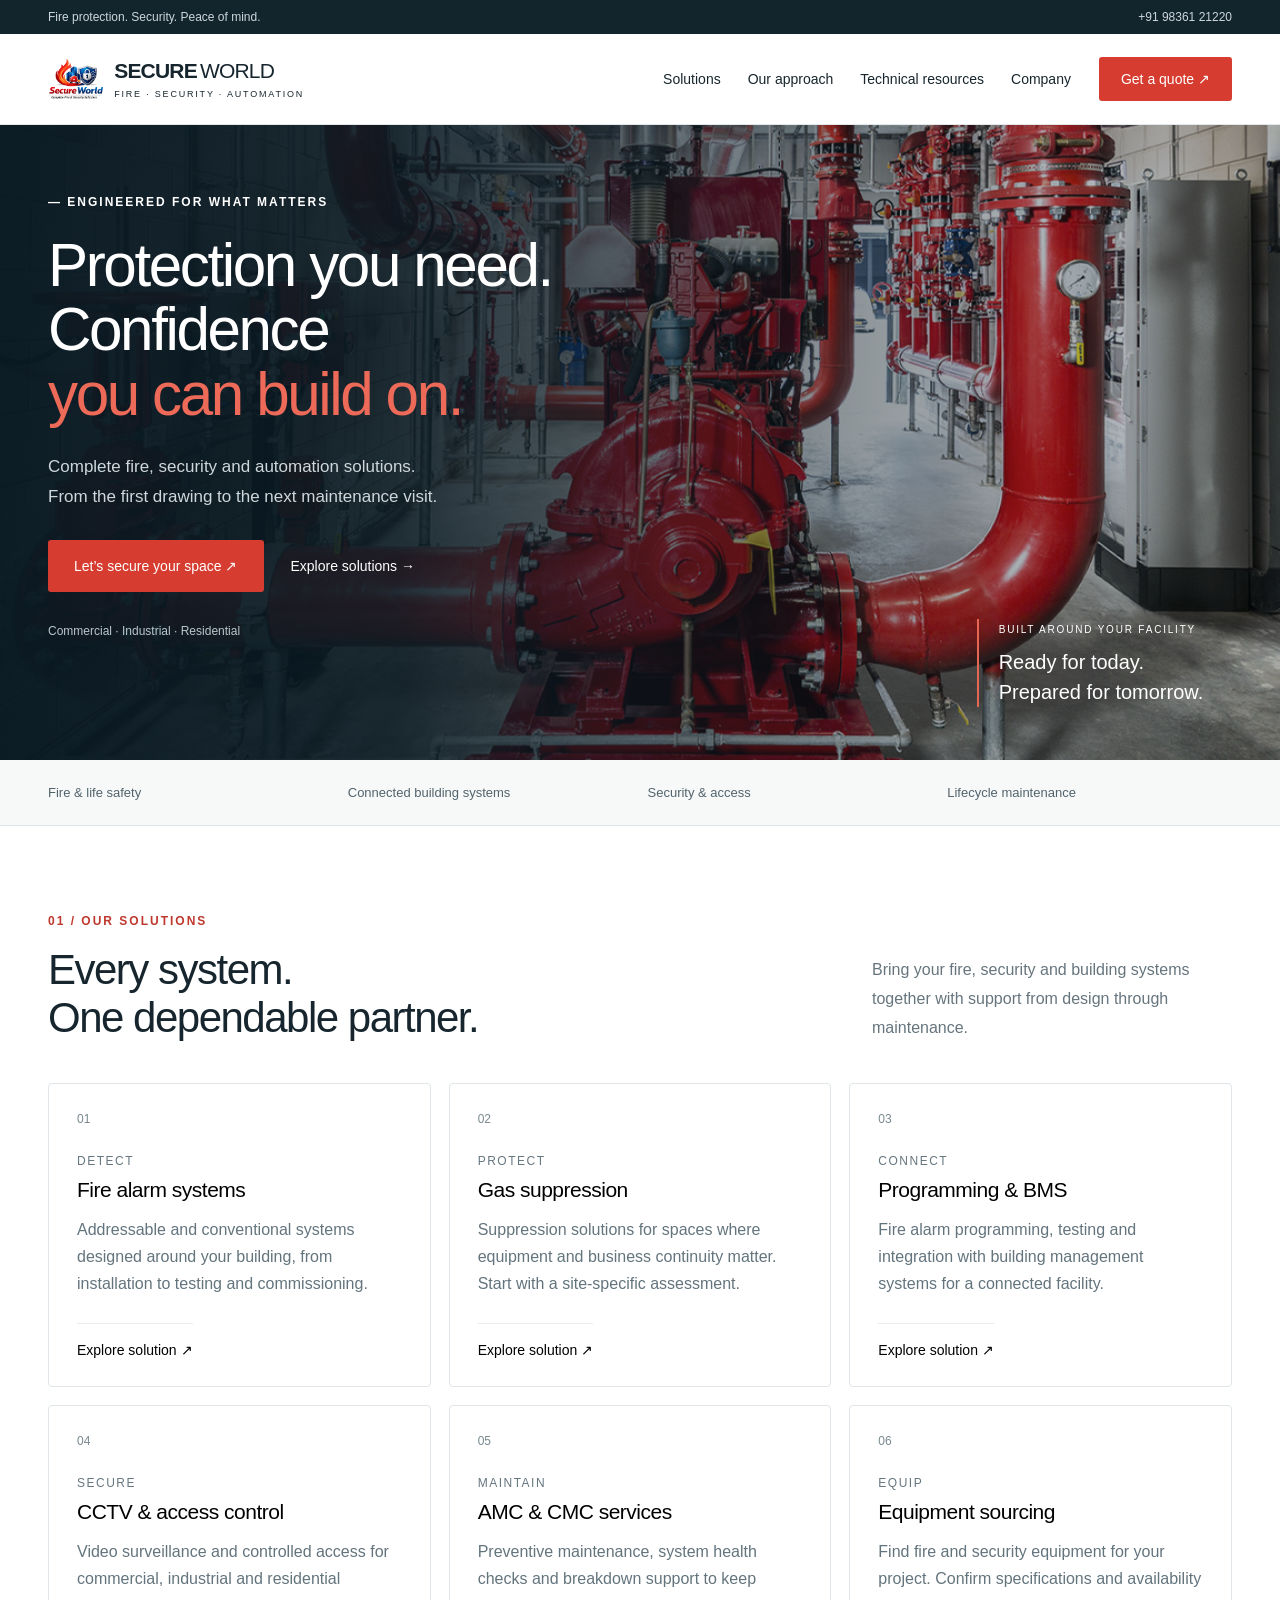
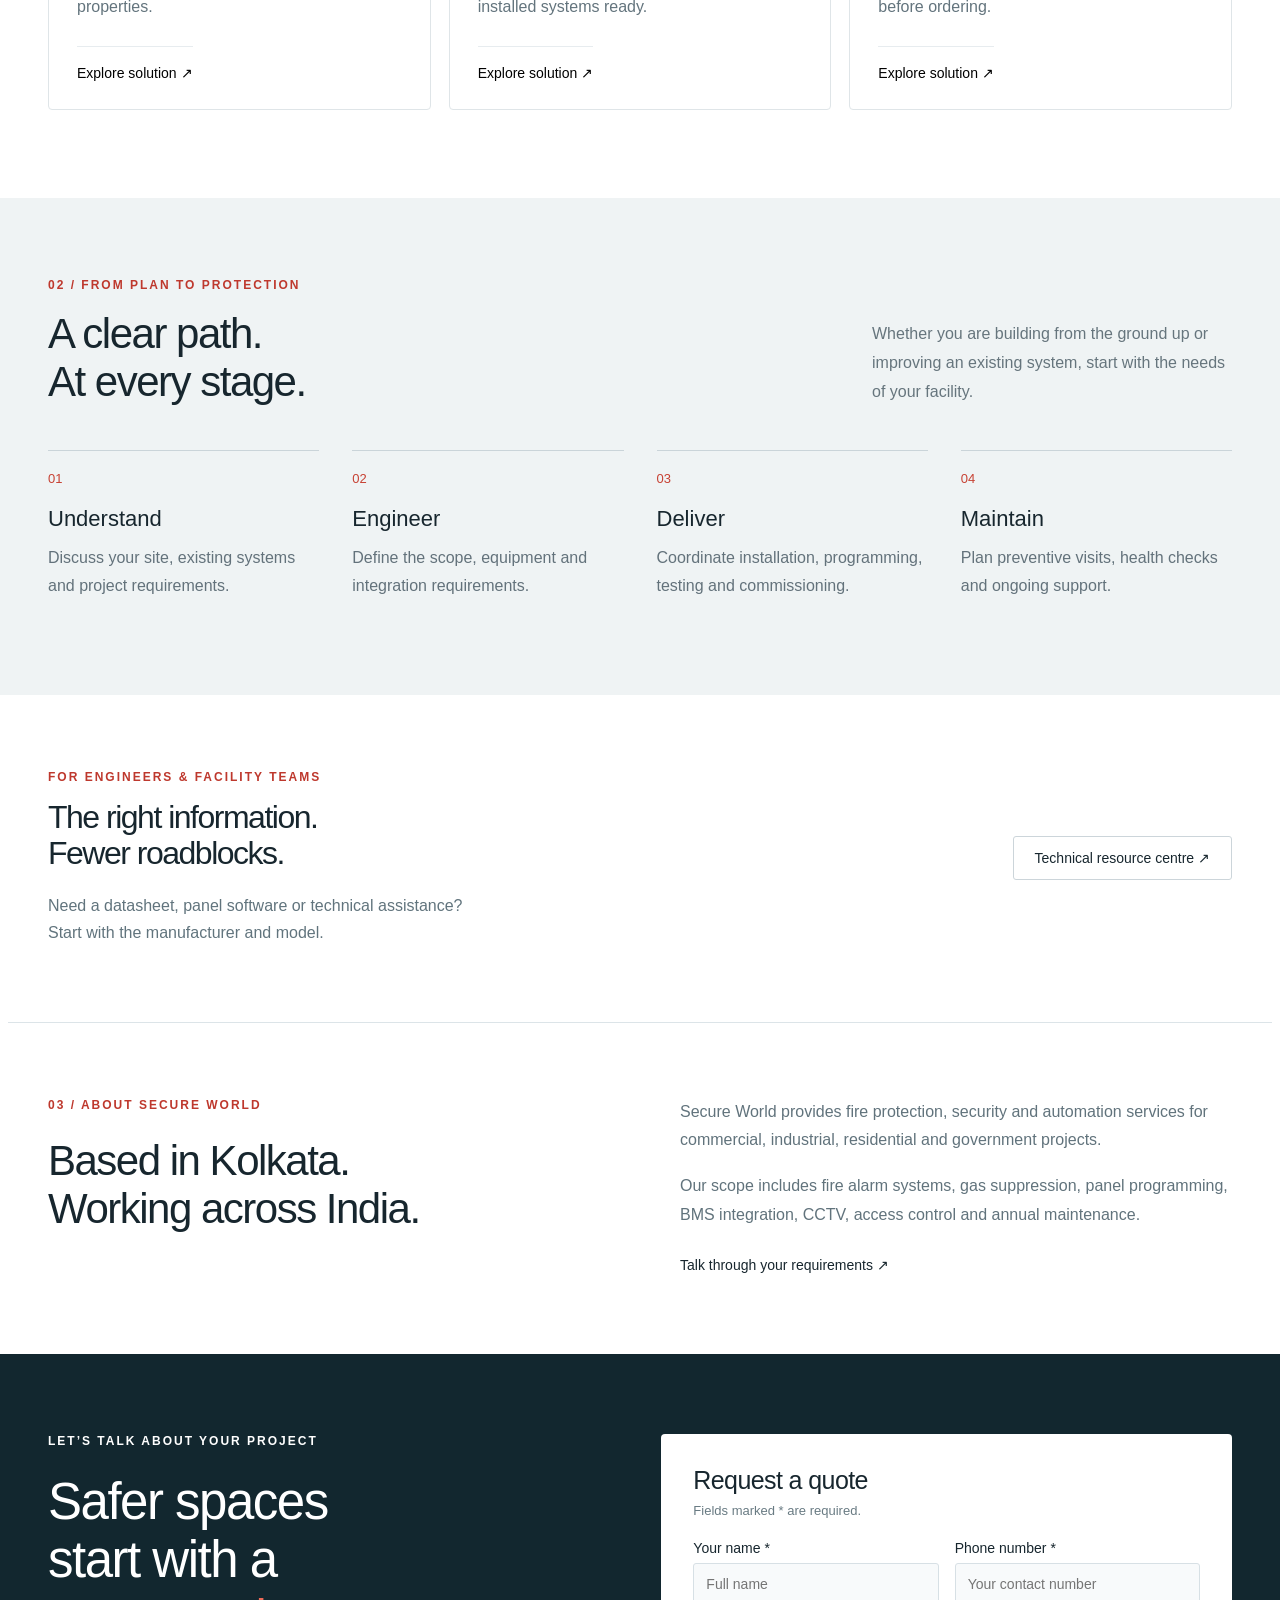
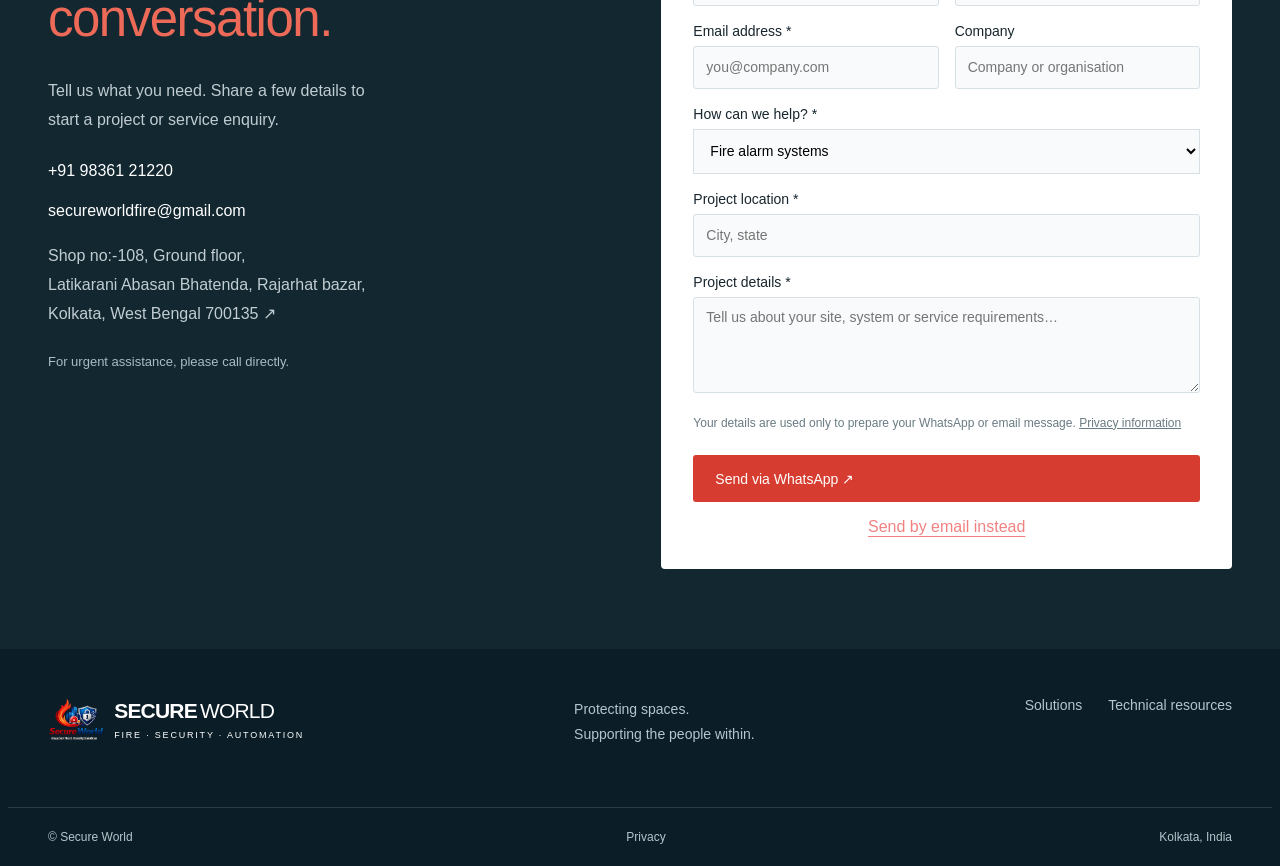
<file: index.html>
<!doctype html>
<html lang="en">

<head>
    <meta charset="utf-8">
    <meta name="viewport" content="width=device-width,initial-scale=1">
    <title>Fire, Security & Automation | Secure World</title>
    <meta name="description" content="Fire protection, security, automation and maintenance services across India.">
    <link rel="icon" href="secure world logo.png">
    <link rel="stylesheet" href="style.css">
    <script src="site.js" defer></script>
</head>

<body><a class="skip" href="#main">Skip to content</a>
    <div class="topbar">
        <div class="wrap"><span>Fire protection. Security. Peace of mind.</span><a href="tel:+919836121220">+91 98361
                21220</a></div>
    </div>
   
<header>
    <div class="wrap navigation">
        <a href=" " class="brand">
            <span class="brand-icon" aria-hidden="true">
                <img src="secure world logo.png" class="brand-img" alt="Secure World Logo">
            </span>
            <span>SECURE<b>WORLD</b><small>FIRE · SECURITY · AUTOMATION</small></span>
        </a>
        <nav id="navigation">
            <a href="#solutions">Solutions</a>
            <a href="#approach">Our approach</a>
            <a href="resources.html">Technical resources</a>
            <a href="#company">Company</a>
        </nav>
        <a class="btn nav-quote" href="#quote">Get a quote ↗</a>
        <button class="btn menu-toggle" id="menu" aria-expanded="false" aria-controls="navigation">Menu</button>
    </div>
</header>
    
    <main id="main">
        <section class="hero">
            <div class="hero-image"></div>
            <div class="hero-shade"></div>
            <div class="wrap hero-content">
                <p class="eyebrow">— ENGINEERED FOR WHAT MATTERS</p>
                <h1>Protection you need.<br>Confidence<br><em>you can build on.</em></h1>
                <p class="hero-description">Complete fire, security and automation solutions.<br>From the first drawing
                    to the next maintenance visit.</p>
                <div class="hero-actions"><a class="btn large" href="#quote">Let’s secure your space ↗</a><a
                        class="text-link" href="#solutions">Explore solutions →</a></div>
                <div class="hero-note">Commercial · Industrial · Residential</div>
            </div>
            <div class="hero-caption"><small>BUILT AROUND YOUR FACILITY</small>
                <p>Ready for today.<br>Prepared for tomorrow.</p>
            </div>
        </section>
        <div class="capability-strip">
            <div class="wrap"><span>Fire & life safety</span><span>Connected building systems</span><span>Security &
                    access</span><span>Lifecycle maintenance</span></div>
        </div>
        <section id="solutions" class="wrap section">
            <div class="section-heading">
                <div>
                    <p class="eyebrow red">01 / OUR SOLUTIONS</p>
                    <h2>Every system.<br>One dependable partner.</h2>
                </div>
                <p>Bring your fire, security and building systems together with support from design through maintenance.
                </p>
            </div>
            <div class="services-grid">
                <button type="button" class="service-card" data-service="fire-alarm">
                    <div class="service-top"><span>01</span></div><small class="tag">DETECT</small>
                    <h3>Fire alarm systems</h3>
                    <p>Addressable and conventional systems designed around your building, from installation to testing
                        and commissioning.</p><span class="service-link">Explore solution ↗</span>
                </button><button type="button" class="service-card" data-service="suppression">
                    <div class="service-top"><span>02</span></div><small class="tag">PROTECT</small>
                    <h3>Gas suppression</h3>
                    <p>Suppression solutions for spaces where equipment and business continuity matter. Start with a
                        site-specific assessment.</p><span class="service-link">Explore solution ↗</span>
                </button><button type="button" class="service-card" data-service="integration">
                    <div class="service-top"><span>03</span></div><small class="tag">CONNECT</small>
                    <h3>Programming & BMS</h3>
                    <p>Fire alarm programming, testing and integration with building management systems for a connected
                        facility.</p><span class="service-link">Explore solution ↗</span>
                </button><button type="button" class="service-card" data-service="security">
                    <div class="service-top"><span>04</span></div><small class="tag">SECURE</small>
                    <h3>CCTV & access control</h3>
                    <p>Video surveillance and controlled access for commercial, industrial and residential properties.
                    </p><span class="service-link">Explore solution ↗</span>
                </button><button type="button" class="service-card" data-service="maintenance">
                    <div class="service-top"><span>05</span></div><small class="tag">MAINTAIN</small>
                    <h3>AMC & CMC services</h3>
                    <p>Preventive maintenance, system health checks and breakdown support to keep installed systems
                        ready.</p><span class="service-link">Explore solution ↗</span>
                </button><button type="button" class="service-card" data-service="products">
                    <div class="service-top"><span>06</span></div><small class="tag">EQUIP</small>
                    <h3>Equipment sourcing</h3>
                    <p>Find fire and security equipment for your project. Confirm specifications and availability before
                        ordering.</p><span class="service-link">Explore solution ↗</span>
                </button></div>
        </section>
        <section id="approach" class="approach">
            <div class="wrap">
                <div class="section-heading">
                    <div>
                        <p class="eyebrow red">02 / FROM PLAN TO PROTECTION</p>
                        <h2>A clear path.<br>At every stage.</h2>
                    </div>
                    <p>Whether you are building from the ground up or improving an existing system, start with the needs
                        of your facility.</p>
                </div>
                <div class="steps">
                    <div><small>01</small>
                        <h3>Understand</h3>
                        <p>Discuss your site, existing systems and project requirements.</p>
                    </div>
                    <div><small>02</small>
                        <h3>Engineer</h3>
                        <p>Define the scope, equipment and integration requirements.</p>
                    </div>
                    <div><small>03</small>
                        <h3>Deliver</h3>
                        <p>Coordinate installation, programming, testing and commissioning.</p>
                    </div>
                    <div><small>04</small>
                        <h3>Maintain</h3>
                        <p>Plan preventive visits, health checks and ongoing support.</p>
                    </div>
                </div>
            </div>
        </section>
        <section class="wrap resource-teaser">
            <div>
                <p class="eyebrow red">FOR ENGINEERS & FACILITY TEAMS</p>
                <h2>The right information.<br>Fewer roadblocks.</h2>
                <p>Need a datasheet, panel software or technical assistance?<br>Start with the manufacturer and model.
                </p>
            </div><a class="btn outline" href="resources.html">Technical resource centre ↗</a>
        </section>
        <section id="company" class="wrap company">
            <div>
                <p class="eyebrow red">03 / ABOUT SECURE WORLD</p>
                <h2>Based in Kolkata.<br>Working across India.</h2>
            </div>
            <div>
                <p>Secure World provides fire protection, security and automation services for commercial, industrial,
                    residential and government projects.</p>
                <p>Our scope includes fire alarm systems, gas suppression, panel programming, BMS integration, CCTV,
                    access control and annual maintenance.</p><a class="text-link" href="tel:+919836121220">Talk through
                    your requirements ↗</a>
            </div>
        </section>
        <section id="quote" class="quote-section">
            <div class="wrap quote-layout">
                <div>
                    <p class="eyebrow">LET’S TALK ABOUT YOUR PROJECT</p>
                    <h2>Safer spaces<br>start with a<br><em>conversation.</em></h2>
                    <p class="quote-intro">Tell us what you need. Share a few details to start a project or service
                        enquiry.</p><a class="contact-line" href="tel:+919836121220">+91 98361 21220</a><a
                        class="contact-line" href="mailto:secureworldfire@gmail.com">secureworldfire@gmail.com</a>
                    <a href="https://www.google.com/maps/place/Bhatenda,+West+Bengal+700135" target="_blank" rel="noopener noreferrer" class="map-link">
                        Shop no:-108, Ground floor,<br>
                        Latikarani Abasan Bhatenda, Rajarhat bazar,<br>
                        Kolkata, West Bengal 700135 ↗</a>
                    <p class="small-muted">For urgent assistance, please call directly.</p>
                </div>
                <div class="quote-form">
                    <form id="quote-form">
                        <h3>Request a quote</h3>
                        <p>Fields marked * are required.</p>
                        <div class="form-grid"><label>Your name *<input name="name" minlength="2" maxlength="100"
                                    autocomplete="name" required placeholder="Full name"></label><label>Phone number
                                *<input name="phone" type="tel" minlength="7" maxlength="25" autocomplete="tel" required
                                    placeholder="Your contact number"></label><label>Email address *<input name="email"
                                    type="email" maxlength="200" autocomplete="email" required
                                    placeholder="you@company.com"></label><label>Company<input name="company"
                                    maxlength="150" autocomplete="organization"
                                    placeholder="Company or organisation"></label></div><label>How can we help? *<select
                                name="service" id="service">
                                <option value="fire-alarm">Fire alarm systems</option>
                                <option value="suppression">Gas suppression</option>
                                <option value="integration">Programming & BMS</option>
                                <option value="security">CCTV & access control</option>
                                <option value="maintenance">AMC & CMC services</option>
                                <option value="products">Equipment sourcing</option>
                                <option value="technical">Technical resources & support</option>
                            </select></label><label>Project location *<input name="location" minlength="2"
                                maxlength="150" required placeholder="City, state"></label><label>Project details
                            *<textarea name="details" minlength="10" maxlength="3000" required rows="4"
                                placeholder="Tell us about your site, system or service requirements…"></textarea></label><input
                            name="website" class="honeypot" tabindex="-1" autocomplete="off" aria-hidden="true">
                        <p class="privacy-note">Your details are used only to prepare your WhatsApp or email message. <a
                                href="privacy.html">Privacy information</a></p>
                        <p id="form-message" class="message" role="status"></p><button class="btn submit-button"
                            type="submit">Send via WhatsApp ↗</button><button class="text-button" id="email-enquiry"
                            type="button">Send by email instead</button>
                    </form>
                </div>
            </div>
        </section>
    </main>
    <footer>
        <div class="wrap footer-top"><a href=" " class="brand"><span class="brand-icon"
                    aria-hidden="true"><img src="secure world logo.png" class="brand-img" alt="Secure World Logo">
                </span><span>SECURE<b>WORLD</b><small>FIRE · SECURITY ·
                        AUTOMATION</small></span></a>
            <p>Protecting spaces.<br>Supporting the people within.</p>
            <div><a href="#solutions">Solutions</a><a href="resources.html">Technical resources</a></div>
        </div>
        <div class="wrap footer-bottom"><span>© Secure World</span><a href="privacy.html">Privacy</a><span>Kolkata,
                India</span></div>
    </footer>
    <dialog class="modal" id="service-dialog" aria-labelledby="dialog-title"><button class="close" id="close-dialog"
            aria-label="Close details">×</button>
        <h2 id="dialog-title"></h2>
        <p id="dialog-description"></p>
        <p id="dialog-detail"></p><button class="btn" id="discuss">Discuss this solution ↗</button>
    </dialog>
</body>

</html>
</file>
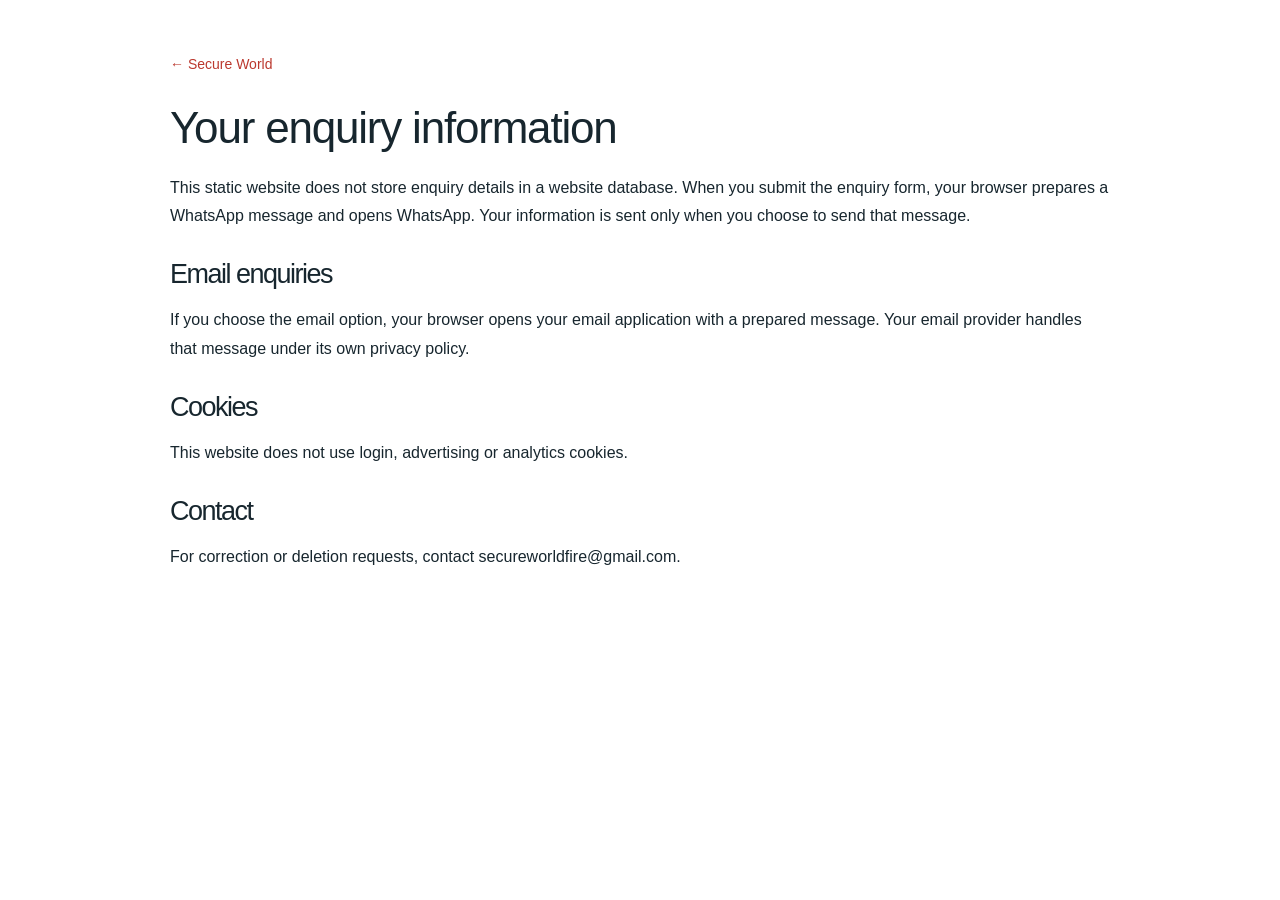
<file: privacy.html>
<!doctype html>
<html lang="en">

<head>
    <meta charset="utf-8">
    <meta name="viewport" content="width=device-width,initial-scale=1">
    <title>Privacy | Secure World</title>
    <meta name="description" content="Privacy information for Secure World website enquiries.">
    <link rel="icon" href="favicon.svg">
    <link rel="stylesheet" href="style.css">
</head>

<body>
    <main class="subpage"><a class="back" href="index.html">← Secure World</a>
        <h1>Your enquiry information</h1>
        <p>This static website does not store enquiry details in a website database. When you submit the enquiry form,
            your browser prepares a WhatsApp message and opens WhatsApp. Your information is sent only when you choose
            to send that message.</p>
        <h2>Email enquiries</h2>
        <p>If you choose the email option, your browser opens your email application with a prepared message. Your email
            provider handles that message under its own privacy policy.</p>
        <h2>Cookies</h2>
        <p>This website does not use login, advertising or analytics cookies.</p>
        <h2>Contact</h2>
        <p>For correction or deletion requests, contact <a
                href="mailto:secureworldfire@gmail.com">secureworldfire@gmail.com</a>.</p>
    </main>
</body>

</html>
</file>
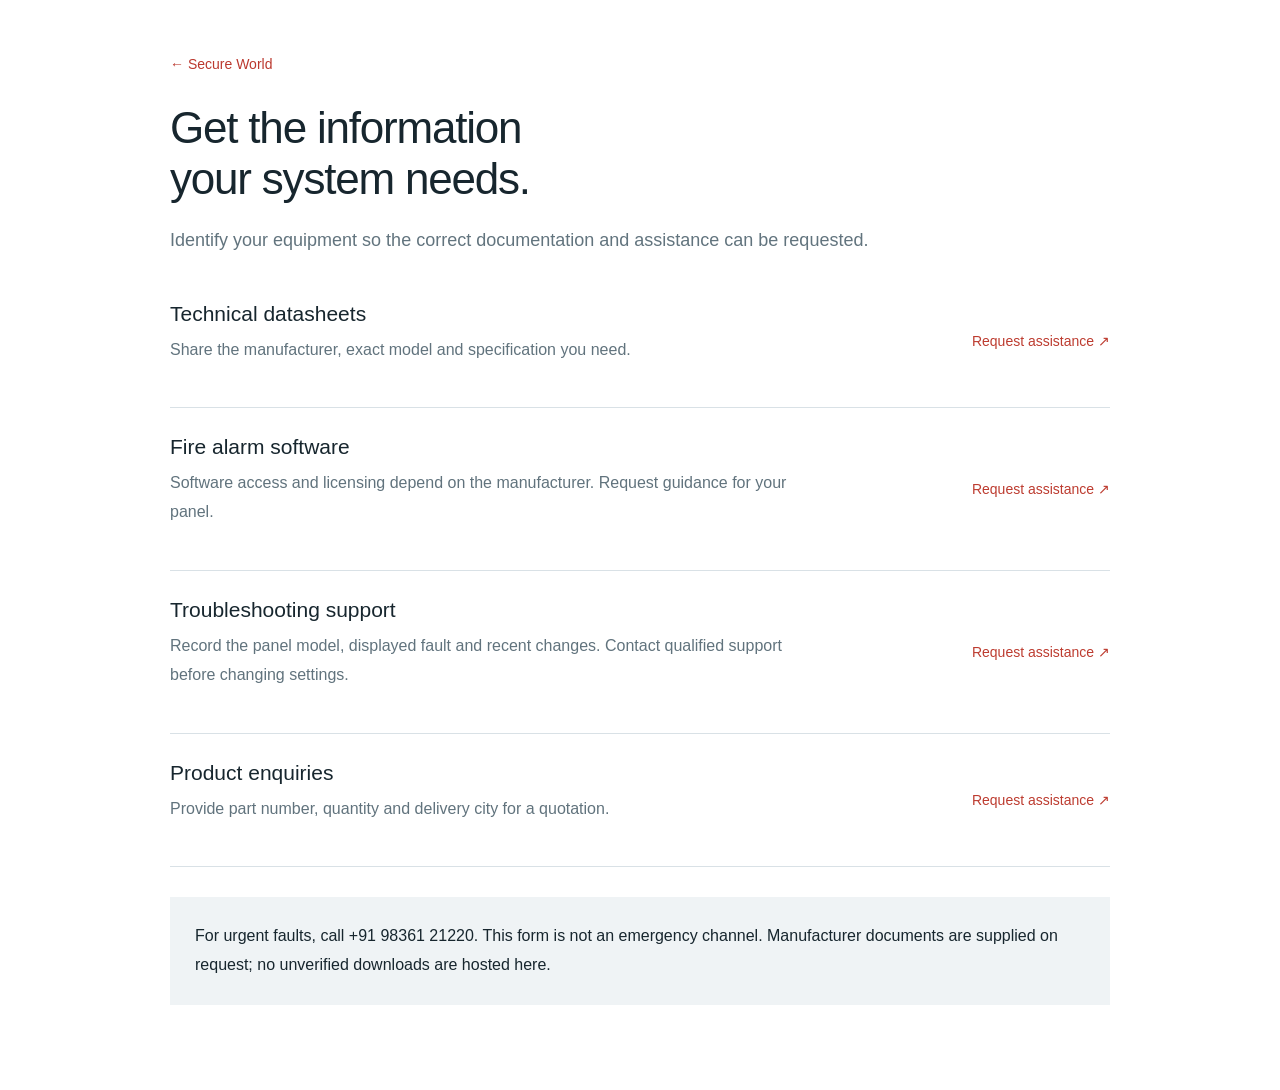
<file: resources.html>
<!doctype html>
<html lang="en">

<head>
    <meta charset="utf-8">
    <meta name="viewport" content="width=device-width,initial-scale=1">
    <title>Technical resources | Secure World</title>
    <meta name="description" content="Fire protection, security, automation and maintenance services across India.">
    <link rel="icon" href="secure world logo.png">
    <link rel="stylesheet" href="style.css">
</head>

<body>
    <main class="subpage"><a class="back" href="index.html">← Secure World</a>
        <h1>Get the information<br>your system needs.</h1>
        <p class="intro">Identify your equipment so the correct documentation and assistance can be requested.</p>
        <article class="resource-row">
            <div>
                <h3>Technical datasheets</h3>
                <p>Share the manufacturer, exact model and specification you need.</p>
            </div><a href="index.html?service=technical#quote">Request assistance ↗</a>
        </article>
        <article class="resource-row">
            <div>
                <h3>Fire alarm software</h3>
                <p>Software access and licensing depend on the manufacturer. Request guidance for your panel.</p>
            </div><a href="index.html?service=technical#quote">Request assistance ↗</a>
        </article>
        <article class="resource-row">
            <div>
                <h3>Troubleshooting support</h3>
                <p>Record the panel model, displayed fault and recent changes. Contact qualified support before changing
                    settings.</p>
            </div><a href="index.html?service=technical#quote">Request assistance ↗</a>
        </article>
        <article class="resource-row">
            <div>
                <h3>Product enquiries</h3>
                <p>Provide part number, quantity and delivery city for a quotation.</p>
            </div><a href="index.html?service=technical#quote">Request assistance ↗</a>
        </article>
        <div class="notice">For urgent faults, call +91 98361 21220. This form is not an emergency channel. Manufacturer
            documents are supplied on request; no unverified downloads are hosted here.</div>
    </main>
</body>

</html>
</file>
<file: style.css>
* {
    box-sizing: border-box
}

body {
    margin: 0
}

a {
    color: inherit;
    text-decoration: none
}

button,
input,
select,
textarea {
    font: inherit
}

button {
    cursor: pointer
}

h1,
h2,
h3,
p {
    margin-top: 0
}

.btn {
    display: inline-flex;
    align-items: center;
    justify-content: center;
    gap: 12px;
    background: #d63d30;
    color: white;
    border: 1px solid transparent;
    border-radius: 3px;
    padding: 13px 21px;
    font-size: 14px;
    text-decoration: none
}

.btn:hover {
    background: #b52e24
}

.btn:disabled {
    opacity: .6;
    cursor: wait
}

.btn.outline {
    background: white;
    color: #17262e;
    border-color: #ccd5da
}

.quote-form input,
.quote-form select,
.quote-form textarea {
    padding: 11px 12px;
    border: 1px solid #d7e0e5
}

.quote-form select {
    margin-top: 7px;
    width: 100%;
    height: 45px;
    background: #f8fafb
}

.hidden,
[hidden] {
    display: none !important
}

.brand-icon {
    font-size: 23px
}

.service-top {
    font-size: 28px
}

.admin-top {
    display: flex;
    justify-content: space-between;
    align-items: center;
    gap: 20px
}

.admin-controls {
    display: flex;
    flex-wrap: wrap;
    align-items: center;
    gap: 15px;
    margin: 25px 0
}

.admin-controls select,
.request-card select {
    padding: 9px;
    border: 1px solid #ccd5da;
    border-radius: 4px
}

.login-box {
    max-width: 470px;
    margin: 70px auto;
    padding: 30px;
    border: 1px solid #dbe3e7;
    border-radius: 5px
}

.login-box input {
    width: 100%;
    padding: 12px;
    border: 1px solid #ccd5da;
    border-radius: 3px;
    margin: 8px 0 20px
}

.login-box .btn {
    width: 100%
}

.pager {
    display: flex;
    justify-content: space-between;
    align-items: center;
    gap: 20px;
    margin: 30px 0
}

.request-card .actions {
    display: flex;
    align-items: center;
    gap: 15px
}

.message {
    line-height: 1.6;
    overflow-wrap: anywhere
}

.modal {
    max-width: 540px;
    border: 1px solid #d7e0e5;
    border-radius: 8px;
    padding: 30px
}

.modal::backdrop {
    background: #001923aa
}

.modal p {
    line-height: 1.8
}

.modal .close {
    float: right;
    border: 0;
    background: transparent;
    font-size: 24px
}

.text-button {
    display: block;
    margin: 15px auto 0;
    border: 0;
    background: transparent;
    color: #f18181;
    text-decoration: underline;
    text-underline-offset: 4px
}

.text-button:hover {
    color: #ff8d7f
}

.resource-teaser .btn {
    margin-left: auto
}

header .nav-quote {
    white-space: nowrap
}

.skip {
    position: absolute;
    left: -9999px
}

.skip:focus {
    left: 10px;
    top: 10px;
    background: white;
    padding: 12px;
    z-index: 100
}

html {
    scroll-behavior: smooth;
    scroll-padding-top: 100px
}

body {
    margin: 0;
    background: #fff;
    color: #17262e;
    font-family: Arial, Helvetica, sans-serif
}

a,
button {
    transition: color .2s, background .2s, transform .2s
}

a:focus-visible,
button:focus-visible {
    outline: 3px solid #d63d30;
    outline-offset: 4px
}

.wrap {
    max-width: 1264px;
    margin: auto;
    padding: 0 40px
}

.topbar {
    background: #12252d;
    color: #cdd7dc;
    font-size: 12px
}

.topbar .wrap {
    height: 34px;
    display: flex;
    align-items: center;
    justify-content: space-between
}

.topbar a {
    display: flex;
    gap: 8px;
    align-items: center
}

header {
    position: sticky;
    top: 0;
    z-index: 30;
    background: #fff;
    border-bottom: 1px solid #e2e7e9
}

.navigation {
    height: 90px;
    display: flex;
    gap: 28px;
    align-items: center;
    justify-content: space-between
}

.brand {
    display: flex;
    gap: 10px;
    align-items: center;
    font-size: 21px;
    font-weight: 800;
    letter-spacing: -.8px;
    white-space: nowrap;
    line-height: 1.15
}

.brand b {
    font-weight: 400;
    margin-left: 3px
}

.brand small {
    display: block;
    font-size: 9px;
    letter-spacing: 1.8px;
    font-weight: 500;
    margin-top: 6px
}

.brand-icon {
    display: flex;
    align-items: center;
    justify-content: center;
    

}

.brand-icon svg {
    width: 29px;
    height: 29px
}

nav {
    display: flex;
    gap: 27px;
    font-size: 14px
}

nav a:hover {
    color: #c43b30
}

.navigation [data-slot=button] {
    height: 45px;
    padding: 0 21px;
    border-radius: 3px;
    font-size: 14px
}

.menu-toggle {
    display: none !important
}

.hero {
    position: relative;
    min-height: 635px;
    overflow: hidden;
    background: #11252d;
    color: #fff
}

.hero-image {
    position: absolute;
    inset: 0;
    background: url('fire-hero.webp') center right/cover
}

.hero-shade {
    position: absolute;
    inset: 0;
    background: linear-gradient(90deg, rgba(9, 25, 34, .98), rgba(9, 25, 34, .9) 31%, rgba(9, 25, 34, .45) 66%, rgba(9, 25, 34, .2))
}

.hero-content {
    position: relative;
    padding-top: 70px;
    padding-bottom: 45px
}

.eyebrow {
    font-size: 12px;
    font-weight: 600;
    letter-spacing: 2px;
    margin: 0 0 25px
}

.red {
    color: #be382d
}

.hero h1 {
    font-size: clamp(45px, 4.7vw, 66px);
    font-weight: 500;
    line-height: 1.07;
    letter-spacing: -2.4px;
    margin: 0 0 25px
}

em {
    font-style: normal;
    color: #ed6a58
}

.hero-description {
    font-size: 17px;
    line-height: 1.75;
    color: #ced7db;
    margin-bottom: 28px
}

.hero-actions {
    display: flex;
    gap: 27px;
    align-items: center
}

.large {
    height: 52px !important;
    padding: 0 25px !important;
    font-size: 14px !important;
    border-radius: 3px !important
}

.text-link {
    display: inline-flex;
    align-items: center;
    gap: 12px;
    font-size: 14px
}

.text-link:hover {
    color: #e26a5d
}

.hero-note {
    display: flex;
    align-items: center;
    gap: 10px;
    font-size: 12px;
    color: #b9c7ce;
    margin-top: 32px
}

.hero-caption {
    position: absolute;
    right: 6%;
    bottom: 53px;
    border-left: 2px solid #e66654;
    padding-left: 20px
}

.hero-caption small {
    font-size: 10px;
    letter-spacing: 1.8px
}

.hero-caption p {
    font-size: 20px;
    line-height: 1.5;
    margin: 10px 0 0
}

.capability-strip {
    border-bottom: 1px solid #e0e6e9;
    background: #f7f9f9
}

.capability-strip .wrap {
    display: grid;
    grid-template-columns: repeat(4, 1fr);
    gap: 15px;
    padding-top: 25px;
    padding-bottom: 25px
}

.capability-strip span {
    display: flex;
    align-items: center;
    gap: 12px;
    font-size: 13px;
    color: #53636c
}

.capability-strip svg {
    width: 22px;
    color: #c44335
}

.section {
    padding-top: 88px;
    padding-bottom: 88px
}

.section-heading {
    display: flex;
    gap: 70px;
    align-items: flex-end;
    justify-content: space-between;
    margin-bottom: 40px
}

.section-heading .eyebrow {
    margin-bottom: 18px
}

h2 {
    font-size: 42px;
    line-height: 1.15;
    letter-spacing: -1.5px;
    font-weight: 500;
    margin: 0
}

.section-heading>p {
    max-width: 360px;
    color: #66757d;
    font-size: 16px;
    line-height: 1.8;
    margin: 0
}

.services-grid {
    display: grid;
    grid-template-columns: repeat(3, 1fr);
    gap: 18px
}

.service-card {
    border: 1px solid #dfe5e8;
    border-radius: 4px;
    padding: 28px;
    text-align: left;
    display: flex;
    flex-direction: column;
    cursor: pointer;
    background: #fff
}

.service-card:hover {
    border-color: #cc4336;
    background: #fffaf8;
    transform: translateY(-3px)
}

.service-top {
    display: flex;
    justify-content: space-between;
    align-items: center;
    color: #c53b2f;
    margin-bottom: 28px
}

.service-top span {
    color: #79888f;
    font-size: 12px
}

.tag {
    font-size: 12px;
    letter-spacing: 1.5px;
    color: #66767f
}

.service-card h3 {
    font-size: 21px;
    letter-spacing: -.5px;
    font-weight: 500;
    margin: 10px 0 14px
}

.service-card p {
    font-size: 16px;
    color: #63747d;
    line-height: 1.7;
    margin: 0 0 26px
}

.service-link {
    margin-top: auto;
    display: flex;
    justify-content: space-between;
    align-items: center;
    border-top: 1px solid #e7ecef;
    padding-top: 18px;
    font-size: 14px
}

.approach {
    background: #eff3f4;
    padding: 80px 0
}

.steps {
    display: grid;
    grid-template-columns: repeat(4, 1fr);
    gap: 33px;
    margin-top: 44px
}

.steps small {
    border-top: 1px solid #cad4d9;
    display: block;
    padding-top: 20px;
    font-size: 13px;
    color: #c74032
}

.steps h3 {
    font-size: 22px;
    font-weight: 500;
    margin: 20px 0 12px
}

.steps p {
    font-size: 16px;
    color: #63727b;
    line-height: 1.7
}

.resource-teaser {
    display: flex;
    align-items: center;
    gap: 32px;
    padding-top: 75px;
    padding-bottom: 75px;
    border-bottom: 1px solid #dce4e8
}

.resource-icon {
    display: grid;
    place-items: center;
    flex-shrink: 0;
    width: 90px;
    height: 105px;
    color: #c13e32;
    background: #fcedea
}

.resource-teaser .eyebrow {
    margin-bottom: 15px
}

.resource-teaser h2 {
    font-size: 32px
}

.resource-teaser p:not(.eyebrow) {
    font-size: 16px;
    line-height: 1.7;
    color: #61747d;
    margin: 20px 0 0
}

.resource-teaser [data-slot=button] {
    margin-left: auto;
    height: 48px
}

.company {
    display: grid;
    grid-template-columns: 1fr 1fr;
    gap: 80px;
    padding-top: 75px;
    padding-bottom: 80px
}

.company p:not(.eyebrow) {
    font-size: 16px;
    line-height: 1.8;
    color: #61737c;
    margin: 0 0 17px
}

.company .text-link {
    margin-top: 10px
}

.quote-section {
    background: #12272f;
    color: white;
    padding: 80px 0
}

.quote-layout {
    display: grid;
    grid-template-columns: 1fr 1.08fr;
    gap: 85px
}

.quote-layout h2 {
    font-size: 51px
}

.quote-intro {
    font-size: 16px;
    line-height: 1.8;
    color: #c1cdd2;
    margin: 28px 0;
    max-width: 350px
}

.contact-line {
    display: flex;
    align-items: center;
    gap: 13px;
    font-size: 16px;
    margin: 22px 0
}

.contact-line svg {
    width: 18px;
    color: #e57564;
    flex-shrink: 0
}

.address {
    align-items: flex-start;
    line-height: 1.8;
    font-size: 14px
}

.small-muted {
    font-size: 13px;
    color: #a9bbc4;
    margin-top: 25px
}

.quote-form {
    color: #17262e;
    background: #fff;
    border-radius: 4px;
    padding: 32px
}

.quote-form h3 {
    font-size: 25px;
    font-weight: 500;
    letter-spacing: -.6px;
    margin: 0 0 8px
}

.quote-form form>p {
    font-size: 13px;
    color: #697b83;
    margin-bottom: 22px
}

.form-grid {
    display: grid;
    grid-template-columns: 1fr 1fr;
    gap: 0 16px
}

.quote-form label {
    font-size: 14px;
    display: block;
    margin-bottom: 17px
}

.quote-form input,
.quote-form textarea,
.quote-form [data-slot=select-trigger] {
    margin-top: 7px;
    width: 100%;
    background: #f8fafb;
    border-color: #d7e0e5;
    border-radius: 3px;
    box-shadow: none;
    font-size: 14px;
    height: 43px
}

.quote-form textarea {
    height: auto;
    min-height: 96px
}

.quote-form .privacy-note {
    font-size: 12px;
    line-height: 1.7
}

.privacy-note a {
    text-decoration: underline
}

.submit-button {
    width: 100%;
    height: 47px;
    justify-content: space-between
}

.honeypot {
    position: absolute !important;
    left: -10000px !important;
    width: 1px !important;
    height: 1px !important
}

.error {
    color: #b72720 !important
}

.success {
    min-height: 450px;
    display: flex;
    flex-direction: column;
    gap: 20px;
    justify-content: center;
    align-items: flex-start
}

.success>svg {
    color: #237348
}

.success p {
    font-size: 16px;
    line-height: 1.8;
    color: #62737b
}

.success strong {
    display: block;
    overflow-wrap: anywhere
}

.success a {
    font-size: 14px
}

footer {
    background: #0b1e27;
    color: #b5c5cd
}

.footer-top {
    display: flex;
    gap: 35px;
    align-items: flex-start;
    justify-content: space-between;
    padding-top: 48px;
    padding-bottom: 45px
}

.footer-top .brand {
    color: white
}

.footer-top p {
    font-size: 14px;
    line-height: 1.8
}

.footer-top>div {
    display: flex;
    gap: 26px;
    font-size: 14px
}

.footer-bottom {
    border-top: 1px solid #2a3d46;
    display: flex;
    justify-content: space-between;
    gap: 20px;
    font-size: 12px;
    padding-top: 22px;
    padding-bottom: 22px
}

.dialog-copy {
    font-size: 16px;
    line-height: 1.8;
    color: #62747d
}

.subpage {
    max-width: 1000px;
    margin: auto;
    padding: 55px 30px
}

.subpage .back {
    color: #bb382e;
    font-size: 14px
}

.subpage h1 {
    font-size: 44px;
    line-height: 1.15;
    font-weight: 500;
    letter-spacing: -1.2px;
    margin: 30px 0 20px
}

.subpage h2 {
    font-size: 27px;
    margin: 28px 0 16px
}

.subpage p {
    font-size: 16px;
    line-height: 1.8
}

.subpage .intro {
    font-size: 18px;
    color: #62747e;
    max-width: 720px
}

.resource-row {
    padding: 27px 0;
    border-bottom: 1px solid #d9e1e6;
    display: flex;
    gap: 25px;
    align-items: center;
    justify-content: space-between
}

.resource-row h3 {
    font-size: 21px;
    font-weight: 500;
    margin: 0 0 10px
}

.resource-row p {
    color: #61737d;
    max-width: 650px
}

.resource-row a {
    color: #bd3c30;
    font-size: 14px;
    white-space: nowrap
}

.notice {
    background: #eff3f5;
    padding: 25px;
    margin: 30px 0;
    font-size: 16px;
    line-height: 1.8
}

.request-card {
    border: 1px solid #dbe3e7;
    padding: 25px;
    margin: 20px 0;
    border-radius: 4px
}

.ref {
    font-size: 13px;
    color: #bf3c31;
    overflow-wrap: anywhere
}

.request-card h3 {
    font-size: 22px;
    margin: 10px 0
}

.request-card small {
    display: block;
    color: #60747e
}

.request-card p {
    white-space: pre-wrap;
    overflow-wrap: anywhere
}

.status {
    display: inline-block;
    border-radius: 20px;
    padding: 4px 13px;
    font-size: 13px;
    color: #2c614c;
    background: #eaf3ef;
    margin: 12px 0
}

.request-card label {
    display: block;
    margin-top: 15px
}

.request-card [data-slot=select-trigger] {
    min-width: 180px;
    margin-top: 10px
}

@media(max-width:1050px) {
    .navigation {
        gap: 15px
    }

    nav {
        gap: 15px
    }

    .brand {
        font-size: 18px
    }

    .brand small {
        font-size: 8px
    }

    .wrap {
        padding-left: 28px;
        padding-right: 28px
    }

    .hero-caption {
        display: none
    }

    .quote-layout {
        gap: 45px
    }

    .service-card {
        padding: 22px
    }

    .footer-top>div {
        flex-direction: column;
        gap: 15px
    }

    .resource-teaser {
        gap: 20px
    }

    .resource-teaser [data-slot=button] {
        white-space: normal;
        max-width: 230px
    }
}

@media(max-width:760px) {
    .wrap {
        padding-left: 22px;
        padding-right: 22px
    }

    .topbar {
        font-size: 11px
    }

    .navigation {
        height: 76px
    }

    .nav-quote {
        display: none !important
    }

    .menu-toggle {
        display: inline-flex !important
    }

    nav {
        display: none
    }

    nav.open {
        display: flex;
        position: absolute;
        top: 76px;
        left: 0;
        right: 0;
        padding: 25px;
        background: white;
        border-bottom: 1px solid #ddd;
        flex-direction: column;
        gap: 23px
    }

    .hero {
        min-height: 600px
    }

    .hero-content {
        padding-top: 55px
    }

    .hero h1 {
        font-size: 46px;
        letter-spacing: -1.7px
    }

    .hero-description {
        font-size: 16px
    }

    .hero-actions {
        flex-wrap: wrap;
        gap: 23px
    }

    .hero-shade {
        background: linear-gradient(90deg, rgba(9, 25, 34, .96), rgba(9, 25, 34, .65))
    }

    .eyebrow {
        font-size: 11px;
        letter-spacing: 1.5px
    }

    .capability-strip .wrap {
        grid-template-columns: 1fr 1fr;
        gap: 22px 15px
    }

    .capability-strip span {
        font-size: 12px;
        gap: 8px
    }

    .section {
        padding-top: 55px;
        padding-bottom: 55px
    }

    .section-heading {
        display: block;
        margin-bottom: 30px
    }

    .section-heading>p {
        margin-top: 23px
    }

    h2 {
        font-size: 34px
    }

    .services-grid {
        grid-template-columns: 1fr 1fr;
        gap: 12px
    }

    .service-card {
        padding: 20px
    }

    .service-card h3 {
        font-size: 20px
    }

    .steps {
        grid-template-columns: 1fr 1fr;
        gap: 24px
    }

    .approach {
        padding: 55px 0
    }

    .resource-teaser {
        flex-wrap: wrap;
        gap: 25px;
        padding-top: 50px;
        padding-bottom: 50px
    }

    .resource-teaser h2 {
        font-size: 29px
    }

    .resource-icon {
        width: 65px;
        height: 75px
    }

    .resource-teaser [data-slot=button] {
        margin-left: 0;
        max-width: none
    }

    .company {
        grid-template-columns: 1fr;
        gap: 30px;
        padding-top: 55px;
        padding-bottom: 55px
    }

    .quote-section {
        padding: 55px 0
    }

    .quote-layout {
        grid-template-columns: 1fr;
        gap: 35px
    }

    .quote-layout h2 {
        font-size: 45px
    }

    .quote-form {
        padding: 24px
    }

    .footer-top {
        flex-wrap: wrap;
        gap: 25px
    }

    .footer-top>div {
        flex-direction: row;
        flex-wrap: wrap
    }

    .footer-top p {
        margin: 0
    }

    .resource-row {
        flex-direction: column;
        align-items: flex-start
    }

    .subpage h1 {
        font-size: 36px
    }
}

@media(max-width:450px) {

    .services-grid,
    .form-grid {
        grid-template-columns: 1fr
    }

    .hero h1 {
        font-size: 40px
    }

    .hero {
        min-height: 620px
    }

    .hero-content {
        padding-top: 50px
    }

    .topbar .wrap>span {
        max-width: 155px
    }

    .hero-description br {
        display: none
    }

    .resource-teaser .eyebrow {
        font-size: 10px
    }

    .brand {
        font-size: 18px
    }

    .footer-bottom {
        flex-wrap: wrap
    }

    .quote-layout h2 {
        font-size: 42px
    }
}

@media(prefers-reduced-motion:reduce) {
    html {
        scroll-behavior: auto
    }

    * {
        transition: none !important
    }
}

.brand-img {
    height: 45px;
    width: auto;
    object-fit: contain;
    display: block;
}

.brand-icon {
    display: flex;
    align-items: center;
    justify-content: center;
    background: transparent;
    width: auto;
    height: auto;
}

nav {
    margin-left: auto;
    margin-right: 0;
}

.map-link {
    color: #c1cdd2;
    line-height: 1.8;
    display: inline-block;
    transition: color 0.2s ease;
}

.map-link:hover {
    color: #ffffff; 
    text-decoration: underline;
    text-underline-offset: 4px;
}
</file>
